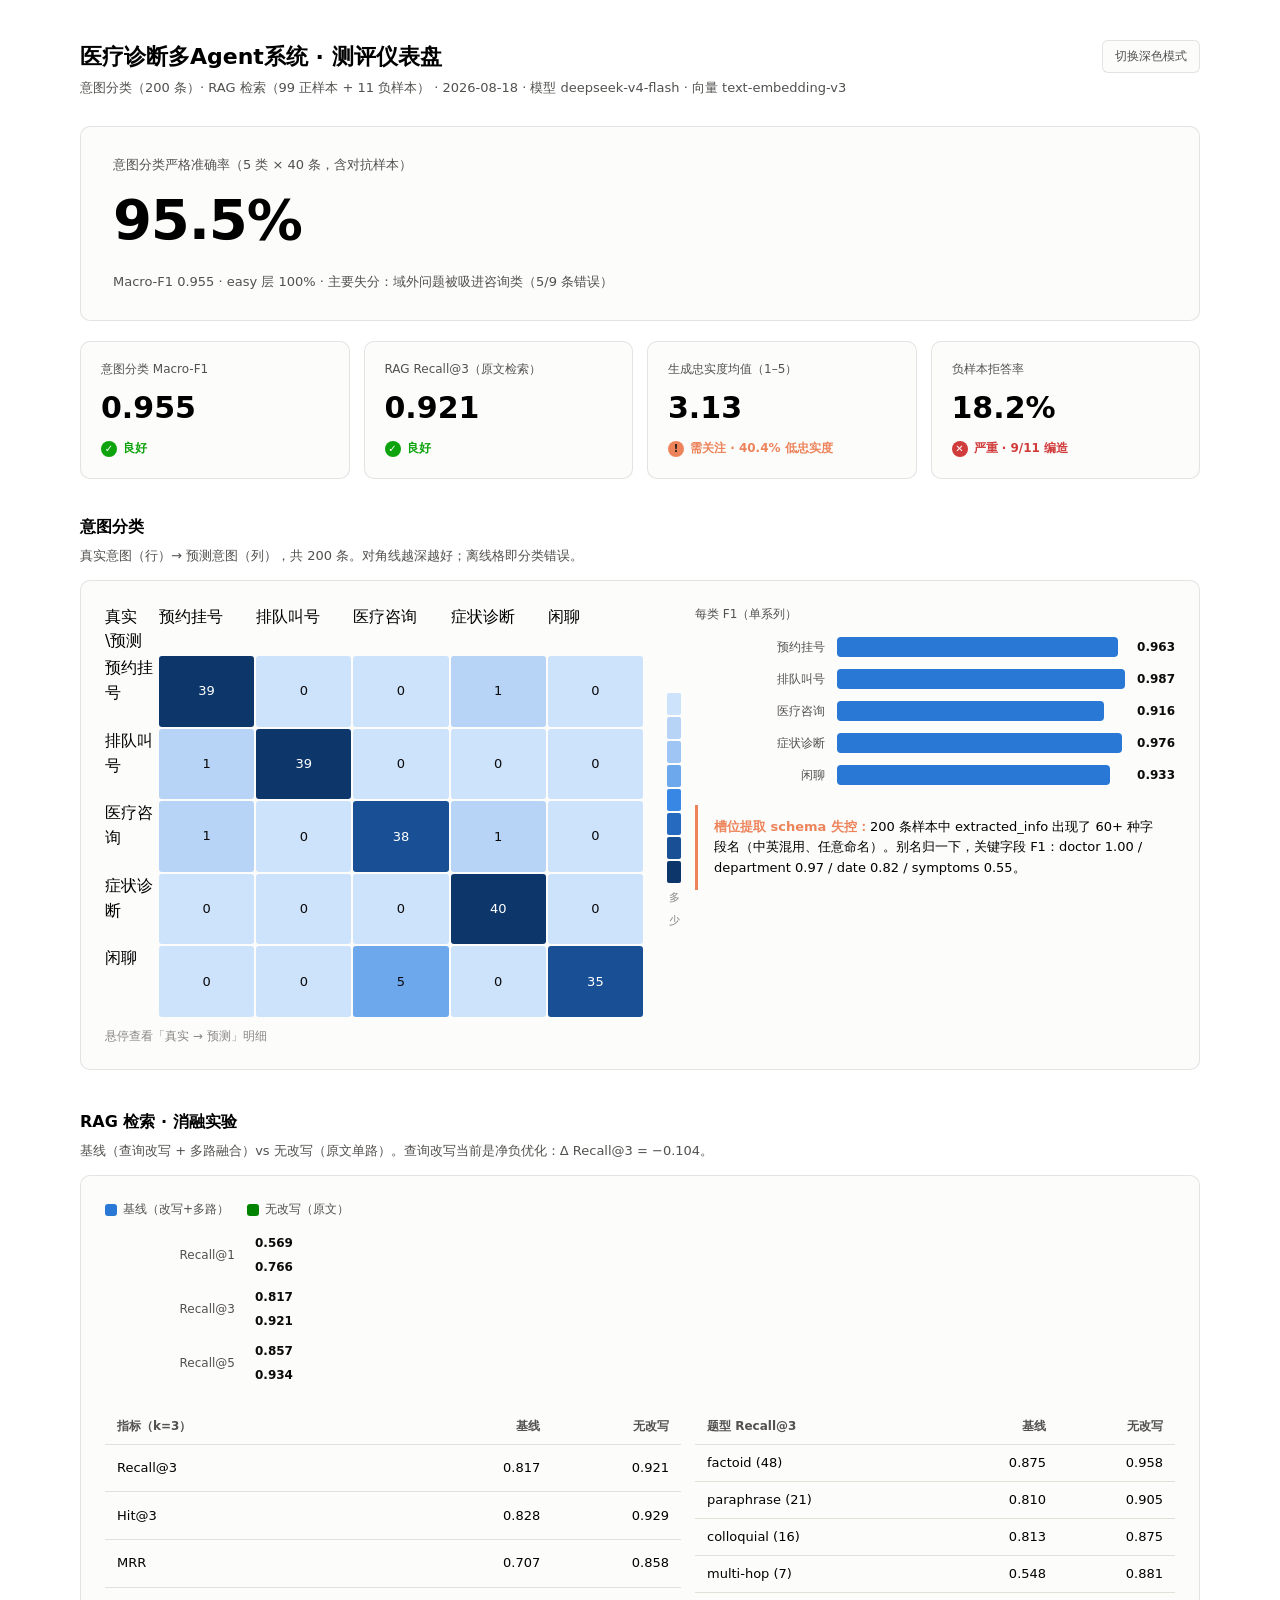
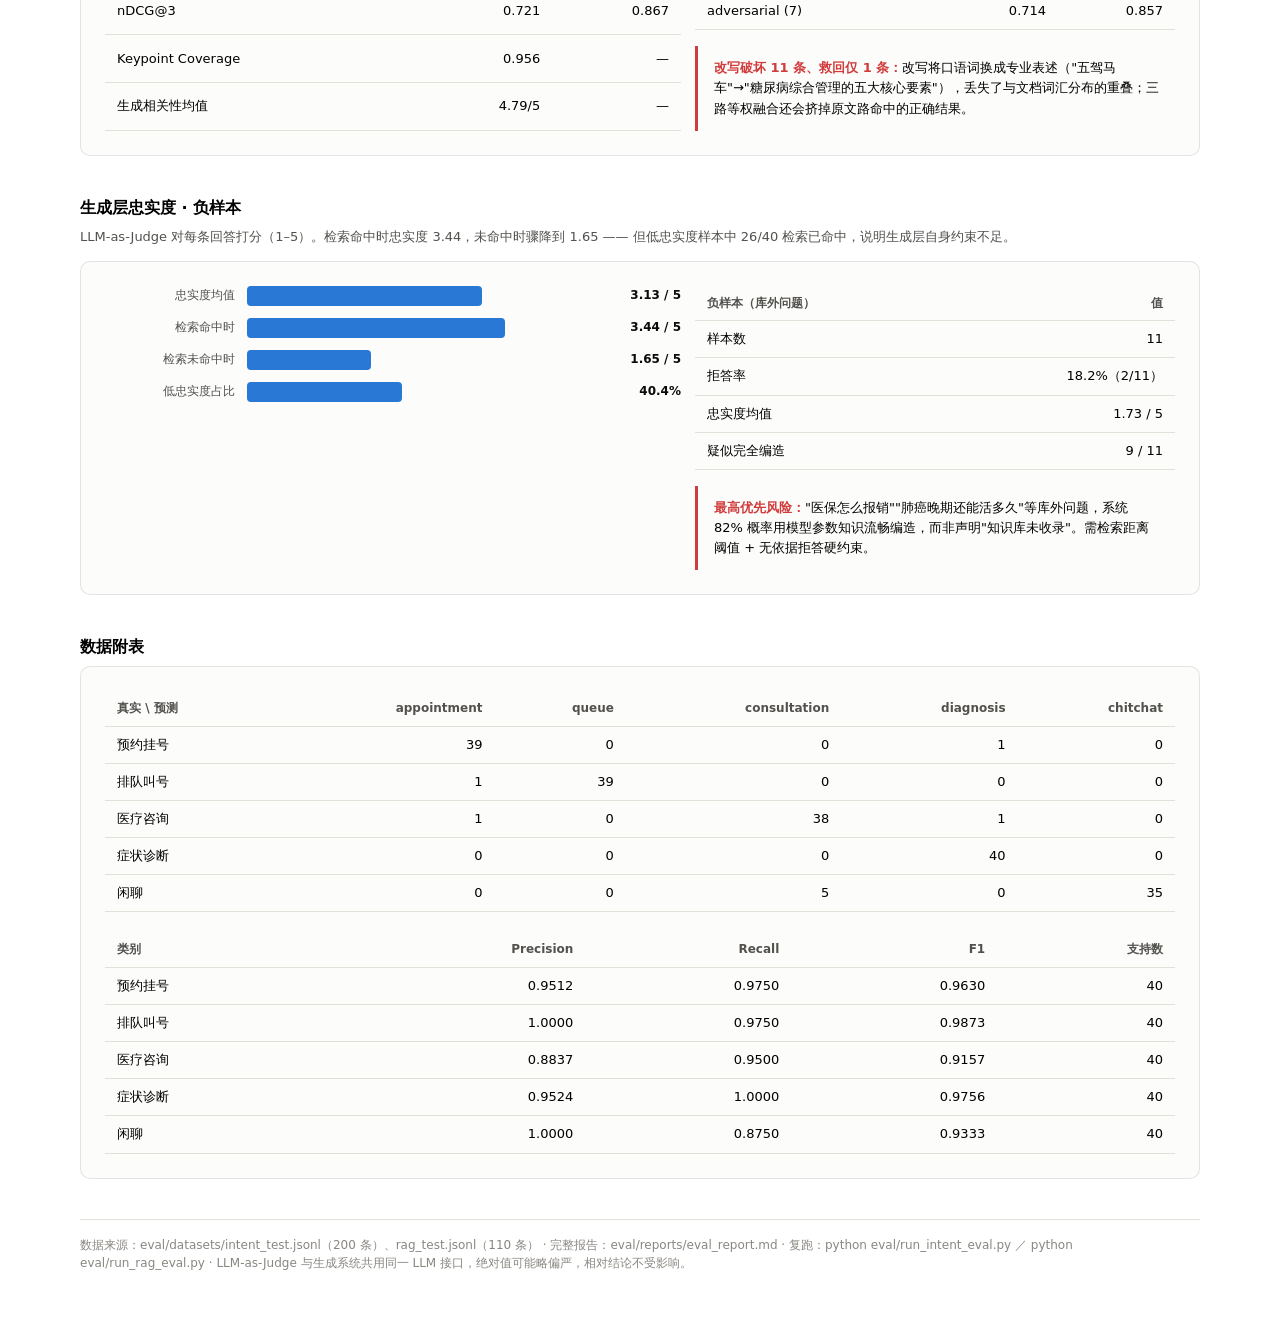
<file: eval/reports/dashboard.html>
<!DOCTYPE html>
<html lang="zh-CN">
<head>
<meta charset="UTF-8">
<meta name="viewport" content="width=device-width, initial-scale=1.0">
<title>医疗诊断多Agent系统 · 测评仪表盘</title>
<style>
  /* ---------- 设计令牌（dataviz 参考调色板） ---------- */
  .viz-root {
    color-scheme: light;
    --surface-1:      #fcfcfb;
    --page:           #f9f9f7;
    --ink-primary:    #0b0b0b;
    --ink-secondary:  #52514e;
    --ink-muted:      #898781;
    --grid:           #e1e0d9;
    --axis:           #c3c2b7;
    --border:         rgba(11,11,11,0.10);
    --series-1:       #2a78d6;   /* blue  */
    --series-2:       #008300;   /* green */
    --good:           #0ca30c;
    --warning:        #fab219;
    --serious:        #ec835a;
    --critical:       #d03b3b;
    --delta-good:     #006300;
  }
  @media (prefers-color-scheme: dark) {
    :root:where(:not([data-theme="light"])) .viz-root {
      color-scheme: dark;
      --surface-1:      #1a1a19;
      --page:           #0d0d0d;
      --ink-primary:    #ffffff;
      --ink-secondary:  #c3c2b7;
      --ink-muted:      #898781;
      --grid:           #2c2c2a;
      --axis:           #383835;
      --border:         rgba(255,255,255,0.10);
      --series-1:       #3987e5;
      --series-2:       #008300;
      --good:           #0ca30c;
      --warning:        #fab219;
      --serious:        #ec835a;
      --critical:       #d03b3b;
      --delta-good:     #0ca30c;
    }
  }
  :root[data-theme="dark"] .viz-root {
    color-scheme: dark;
    --surface-1:      #1a1a19;
    --page:           #0d0d0d;
    --ink-primary:    #ffffff;
    --ink-secondary:  #c3c2b7;
    --ink-muted:      #898781;
    --grid:           #2c2c2a;
    --axis:           #383835;
    --border:         rgba(255,255,255,0.10);
    --series-1:       #3987e5;
    --series-2:       #008300;
    --good:           #0ca30c;
    --warning:        #fab219;
    --serious:        #ec835a;
    --critical:       #d03b3b;
    --delta-good:     #0ca30c;
  }

  /* ---------- 基架 ---------- */
  * { box-sizing: border-box; margin: 0; padding: 0; }
  body {
    background: var(--page);
    color: var(--ink-primary);
    font-family: system-ui, -apple-system, "Segoe UI", "Microsoft YaHei", sans-serif;
    line-height: 1.55;
    padding: 40px 24px 64px;
  }
  .viz-root { max-width: 1120px; margin: 0 auto; }

  header { display: flex; justify-content: space-between; align-items: flex-start; gap: 16px; margin-bottom: 28px; }
  header h1 { font-size: 22px; font-weight: 650; }
  header .sub { color: var(--ink-secondary); font-size: 13px; margin-top: 4px; }
  #themeToggle {
    font: inherit; font-size: 12px; color: var(--ink-secondary);
    background: var(--surface-1); border: 1px solid var(--border);
    border-radius: 6px; padding: 6px 12px; cursor: pointer; flex-shrink: 0;
  }

  .hero {
    background: var(--surface-1); border: 1px solid var(--border); border-radius: 10px;
    padding: 28px 32px; margin-bottom: 20px;
  }
  .hero .label { font-size: 13px; color: var(--ink-secondary); }
  .hero .value { font-size: 56px; font-weight: 650; letter-spacing: -0.02em; margin-top: 2px; }
  .hero .note { font-size: 13px; color: var(--ink-secondary); margin-top: 8px; }

  .kpis { display: grid; grid-template-columns: repeat(auto-fit, minmax(230px, 1fr)); gap: 14px; margin-bottom: 36px; }
  .kpi {
    background: var(--surface-1); border: 1px solid var(--border); border-radius: 10px;
    padding: 18px 20px;
  }
  .kpi .label { font-size: 12px; color: var(--ink-secondary); }
  .kpi .value { font-size: 30px; font-weight: 650; margin-top: 6px; }
  .kpi .status { display: inline-flex; align-items: center; gap: 6px; font-size: 12px; margin-top: 8px; font-weight: 600; }
  .status .icon { display: inline-grid; place-items: center; width: 16px; height: 16px; border-radius: 50%; font-size: 10px; color: #fff; flex-shrink: 0; }
  .status.good    .icon { background: var(--good); }
  .status.warning .icon { background: var(--warning); color: #1a1a19; }
  .status.serious .icon { background: var(--serious); color: #1a1a19; }
  .status.critical .icon { background: var(--critical); }
  .status.good    { color: var(--good); }
  .status.warning { color: var(--warning); }
  .status.serious { color: var(--serious); }
  .status.critical{ color: var(--critical); }
  @media (prefers-color-scheme: dark) { :root:where(:not([data-theme="light"])) .viz-root .status.serious, :root:where(:not([data-theme="light"])) .viz-root .status.warning { color: var(--ink-primary); } }
  :root[data-theme="dark"] .viz-root .status.serious, :root[data-theme="dark"] .viz-root .status.warning { color: var(--ink-primary); }

  section { margin-bottom: 40px; }
  section h2 { font-size: 16px; font-weight: 650; margin-bottom: 6px; }
  section .desc { font-size: 13px; color: var(--ink-secondary); margin-bottom: 14px; }
  .panel { background: var(--surface-1); border: 1px solid var(--border); border-radius: 10px; padding: 24px; }

  .grid-2 { display: grid; grid-template-columns: minmax(0, 1.2fr) minmax(0, 1fr); gap: 14px; }
  @media (max-width: 860px) { .grid-2 { grid-template-columns: 1fr; } }

  /* ---------- 热力图 ---------- */
  .heatmap-wrap { display: flex; gap: 18px; align-items: center; }
  .heatmap { display: grid; gap: 2px; flex: 1; }                 /* 2px 表面间隙 */
  .hm-cell {
    aspect-ratio: 1.35; min-width: 52px; display: grid; place-items: center;
    border-radius: 3px; font-size: 13px; cursor: default; position: relative;
  }
  .hm-cell.c0 { background: var(--hm-0); color: var(--hm-fg-ink); }
  .hm-cell.c1 { background: var(--hm-1); color: var(--hm-fg-ink); }
  .hm-cell.c2 { background: var(--hm-2); color: var(--hm-fg-ink); }
  .hm-cell.c3 { background: var(--hm-3); color: var(--hm-fg-ink); }
  .hm-cell.c4 { background: var(--hm-4); color: var(--hm-fg-white); }
  .hm-cell.c5 { background: var(--hm-5); color: var(--hm-fg-white); }
  .hm-cell.c6 { background: var(--hm-6); color: var(--hm-fg-white); }
  .hm-cell.c7 { background: var(--hm-7); color: var(--hm-fg-white); }
  .hm-cell:hover { outline: 2px solid var(--series-1); outline-offset: 1px; }
  .hm-axis { display: grid; gap: 2px; }
  .hm-axis .tick { aspect-ratio: 1.35; display: grid; place-items: center; font-size: 11px; color: var(--ink-muted); min-width: 52px; }
  .hm-axis.col { grid-auto-flow: column; }
  .hm-legend { display: flex; flex-direction: column; align-items: center; gap: 6px; font-size: 11px; color: var(--ink-muted); margin-left: 6px; }
  .hm-legend .ramp { display: flex; flex-direction: column-reverse; gap: 2px; }
  .hm-legend .step { width: 14px; height: 22px; border-radius: 2px; }
  .viz-root .hm-legend .s7 { background: var(--hm-7); } .viz-root .hm-legend .s6 { background: var(--hm-6); }
  .viz-root .hm-legend .s5 { background: var(--hm-5); } .viz-root .hm-legend .s4 { background: var(--hm-4); }
  .viz-root .hm-legend .s3 { background: var(--hm-3); } .viz-root .hm-legend .s2 { background: var(--hm-2); }
  .viz-root .hm-legend .s1 { background: var(--hm-1); } .viz-root .hm-legend .s0 { background: var(--hm-0); }
  /* 蓝色序贯渐变（亮色：深=大；暗色：亮=大），近零值向表面退缩 */
  .viz-root {
    --hm-0:#cde2fb; --hm-1:#b7d3f6; --hm-2:#9ec5f4; --hm-3:#6da7ec;
    --hm-4:#3987e5; --hm-5:#256abf; --hm-6:#184f95; --hm-7:#0d366b;
    --hm-fg-ink:#0b0b0b; --hm-fg-white:#ffffff;
  }
  @media (prefers-color-scheme: dark) {
    :root:where(:not([data-theme="light"])) .viz-root {
      --hm-0:#1d3a63; --hm-1:#24497d; --hm-2:#2e5c9b; --hm-3:#3987e5;
      --hm-4:#5598e7; --hm-5:#6da7ec; --hm-6:#86b6ef; --hm-7:#9ec5f4;
      --hm-fg-ink:#1a1a19; --hm-fg-white:#ffffff;
    }
  }
  :root[data-theme="dark"] .viz-root {
    --hm-0:#1d3a63; --hm-1:#24497d; --hm-2:#2e5c9b; --hm-3:#3987e5;
    --hm-4:#5598e7; --hm-5:#6da7ec; --hm-6:#86b6ef; --hm-7:#9ec5f4;
    --hm-fg-ink:#1a1a19; --hm-fg-white:#ffffff;
  }

  /* ---------- 条形图 ---------- */
  .bars { display: flex; flex-direction: column; gap: 12px; }
  .bar-row { display: grid; grid-template-columns: 130px 1fr; align-items: center; gap: 12px; }
  .bar-row .name { font-size: 12px; color: var(--ink-secondary); text-align: right; }
  .bar-track { height: 20px; position: relative; background: transparent; }
  .bar-fill {
    position: absolute; left: 0; top: 0; height: 20px; max-width: 100%;
    border-radius: 4px 4px 4px 4px;                 /* 圆角数据端 */
  }
  .bar-fill.series-1 { background: var(--series-1); }
  .bar-fill.series-2 { background: var(--series-2); }
  .bar-value { font-size: 12px; color: var(--ink-primary); font-weight: 600; margin-left: 8px; white-space: nowrap; }
  .bar-row .track-wrap { display: flex; align-items: center; flex: 1; }
  .bar-row .track-wrap .bar-track { flex: 1; }
  .legend { display: flex; gap: 18px; font-size: 12px; color: var(--ink-secondary); margin-bottom: 14px; }
  .legend .item { display: flex; align-items: center; gap: 6px; }
  .legend .swatch { width: 12px; height: 12px; border-radius: 3px; }
  .legend .swatch.series-1 { background: var(--series-1); }
  .legend .swatch.series-2 { background: var(--series-2); }

  .group-row { display: grid; grid-template-columns: 130px 1fr; gap: 12px; align-items: center; margin-bottom: 10px; }
  .group-row .name { font-size: 12px; color: var(--ink-secondary); text-align: right; }
  .group-bars { display: flex; flex-direction: column; gap: 4px; }
  .track-wrap { display: flex; align-items: center; flex: 1; }

  /* ---------- 提示框 / 表格 ---------- */
  #tooltip {
    position: fixed; pointer-events: none; z-index: 100;
    background: var(--surface-1); border: 1px solid var(--border); border-radius: 6px;
    padding: 8px 12px; font-size: 12px; box-shadow: 0 4px 16px rgba(0,0,0,0.12);
    opacity: 0; transition: opacity 0.08s; max-width: 300px;
  }
  table { width: 100%; border-collapse: collapse; font-size: 13px; }
  th, td { padding: 8px 12px; text-align: left; border-bottom: 1px solid var(--grid); }
  th { color: var(--ink-secondary); font-weight: 600; font-size: 12px; }
  td.num, th.num { text-align: right; font-variant-numeric: tabular-nums; }
  .callout { border-left: 3px solid var(--critical); background: var(--surface-1); padding: 12px 16px; border-radius: 0 8px 8px 0; font-size: 13px; margin-top: 16px; }
  .callout strong { color: var(--critical); }
  footer { font-size: 12px; color: var(--ink-muted); margin-top: 40px; border-top: 1px solid var(--grid); padding-top: 16px; }
</style>
</head>
<body>
<div class="viz-root">
  <header>
    <div>
      <h1>医疗诊断多Agent系统 · 测评仪表盘</h1>
      <div class="sub">意图分类（200 条）· RAG 检索（99 正样本 + 11 负样本） · 2026-08-18 · 模型 deepseek-v4-flash · 向量 text-embedding-v3</div>
    </div>
    <button id="themeToggle" type="button">切换深色模式</button>
  </header>

  <!-- 英雄数字 -->
  <div class="hero">
    <div class="label">意图分类严格准确率（5 类 × 40 条，含对抗样本）</div>
    <div class="value">95.5%</div>
    <div class="note">Macro-F1 0.955 · easy 层 100% · 主要失分：域外问题被吸进咨询类（5/9 条错误）</div>
  </div>

  <!-- KPI 行 -->
  <div class="kpis">
    <div class="kpi">
      <div class="label">意图分类 Macro-F1</div>
      <div class="value">0.955</div>
      <span class="status good"><span class="icon">✓</span>良好</span>
    </div>
    <div class="kpi">
      <div class="label">RAG Recall@3（原文检索）</div>
      <div class="value">0.921</div>
      <span class="status good"><span class="icon">✓</span>良好</span>
    </div>
    <div class="kpi">
      <div class="label">生成忠实度均值（1–5）</div>
      <div class="value">3.13</div>
      <span class="status serious"><span class="icon">!</span>需关注 · 40.4% 低忠实度</span>
    </div>
    <div class="kpi">
      <div class="label">负样本拒答率</div>
      <div class="value">18.2%</div>
      <span class="status critical"><span class="icon">✕</span>严重 · 9/11 编造</span>
    </div>
  </div>

  <!-- 意图分类 -->
  <section>
    <h2>意图分类</h2>
    <div class="desc">真实意图（行）→ 预测意图（列），共 200 条。对角线越深越好；离线格即分类错误。</div>
    <div class="panel grid-2">
      <div>
        <div class="heatmap-wrap">
          <div class="heatmap" id="heatmap" style="grid-template-columns: 52px repeat(5, 1fr);"></div>
          <div class="hm-legend">
            <div class="ramp">
              <div class="step s7"></div><div class="step s6"></div><div class="step s5"></div><div class="step s4"></div>
              <div class="step s3"></div><div class="step s2"></div><div class="step s1"></div><div class="step s0"></div>
            </div>
            <div>多</div><div>少</div>
          </div>
        </div>
        <div style="font-size:12px;color:var(--ink-muted);margin-top:10px;">悬停查看「真实 → 预测」明细</div>
      </div>
      <div>
        <div class="legend"><span class="item">每类 F1（单系列）</span></div>
        <div class="bars" id="f1bars"></div>
        <div class="callout" style="border-left-color: var(--serious); margin-top: 20px;">
          <strong style="color: var(--serious);">槽位提取 schema 失控：</strong>200 条样本中 extracted_info 出现了 60+ 种字段名（中英混用、任意命名）。别名归一下，关键字段 F1：doctor 1.00 / department 0.97 / date 0.82 / symptoms 0.55。
        </div>
      </div>
    </div>
  </section>

  <!-- RAG 检索 -->
  <section>
    <h2>RAG 检索 · 消融实验</h2>
    <div class="desc">基线（查询改写 + 多路融合）vs 无改写（原文单路）。查询改写当前是净负优化：Δ Recall@3 = −0.104。</div>
    <div class="panel">
      <div class="legend">
        <span class="item"><span class="swatch series-1"></span>基线（改写+多路）</span>
        <span class="item"><span class="swatch series-2"></span>无改写（原文）</span>
      </div>
      <div class="group-row">
        <div class="name">Recall@1</div>
        <div class="group-bars">
          <div class="track-wrap"><div class="bar-track"><div class="bar-fill series-1" style="width:56.9%"></div></div><span class="bar-value">0.569</span></div>
          <div class="track-wrap"><div class="bar-track"><div class="bar-fill series-2" style="width:76.6%"></div></div><span class="bar-value">0.766</span></div>
        </div>
      </div>
      <div class="group-row">
        <div class="name">Recall@3</div>
        <div class="group-bars">
          <div class="track-wrap"><div class="bar-track"><div class="bar-fill series-1" style="width:81.7%"></div></div><span class="bar-value">0.817</span></div>
          <div class="track-wrap"><div class="bar-track"><div class="bar-fill series-2" style="width:92.1%"></div></div><span class="bar-value">0.921</span></div>
        </div>
      </div>
      <div class="group-row">
        <div class="name">Recall@5</div>
        <div class="group-bars">
          <div class="track-wrap"><div class="bar-track"><div class="bar-fill series-1" style="width:85.7%"></div></div><span class="bar-value">0.857</span></div>
          <div class="track-wrap"><div class="bar-track"><div class="bar-fill series-2" style="width:93.4%"></div></div><span class="bar-value">0.934</span></div>
        </div>
      </div>

      <div class="grid-2" style="margin-top: 24px;">
        <table>
          <thead><tr><th>指标（k=3）</th><th class="num">基线</th><th class="num">无改写</th></tr></thead>
          <tbody>
            <tr><td>Recall@3</td><td class="num">0.817</td><td class="num">0.921</td></tr>
            <tr><td>Hit@3</td><td class="num">0.828</td><td class="num">0.929</td></tr>
            <tr><td>MRR</td><td class="num">0.707</td><td class="num">0.858</td></tr>
            <tr><td>nDCG@3</td><td class="num">0.721</td><td class="num">0.867</td></tr>
            <tr><td>Keypoint Coverage</td><td class="num">0.956</td><td class="num">—</td></tr>
            <tr><td>生成相关性均值</td><td class="num">4.79/5</td><td class="num">—</td></tr>
          </tbody>
        </table>
        <div>
          <table>
            <thead><tr><th>题型 Recall@3</th><th class="num">基线</th><th class="num">无改写</th></tr></thead>
            <tbody>
              <tr><td>factoid (48)</td><td class="num">0.875</td><td class="num">0.958</td></tr>
              <tr><td>paraphrase (21)</td><td class="num">0.810</td><td class="num">0.905</td></tr>
              <tr><td>colloquial (16)</td><td class="num">0.813</td><td class="num">0.875</td></tr>
              <tr><td>multi-hop (7)</td><td class="num">0.548</td><td class="num">0.881</td></tr>
              <tr><td>adversarial (7)</td><td class="num">0.714</td><td class="num">0.857</td></tr>
            </tbody>
          </table>
          <div class="callout">
            <strong>改写破坏 11 条、救回仅 1 条：</strong>改写将口语词换成专业表述（"五驾马车"→"糖尿病综合管理的五大核心要素"），丢失了与文档词汇分布的重叠；三路等权融合还会挤掉原文路命中的正确结果。
          </div>
        </div>
      </div>
    </div>
  </section>

  <!-- 生成层与负样本 -->
  <section>
    <h2>生成层忠实度 · 负样本</h2>
    <div class="desc">LLM-as-Judge 对每条回答打分（1–5）。检索命中时忠实度 3.44，未命中时骤降到 1.65 —— 但低忠实度样本中 26/40 检索已命中，说明生成层自身约束不足。</div>
    <div class="panel grid-2">
      <div>
        <div class="bars" id="faithBars"></div>
      </div>
      <div>
        <table>
          <thead><tr><th>负样本（库外问题）</th><th class="num">值</th></tr></thead>
          <tbody>
            <tr><td>样本数</td><td class="num">11</td></tr>
            <tr><td>拒答率</td><td class="num">18.2%（2/11）</td></tr>
            <tr><td>忠实度均值</td><td class="num">1.73 / 5</td></tr>
            <tr><td>疑似完全编造</td><td class="num">9 / 11</td></tr>
          </tbody>
        </table>
        <div class="callout">
          <strong>最高优先风险：</strong>"医保怎么报销""肺癌晚期还能活多久"等库外问题，系统 82% 概率用模型参数知识流畅编造，而非声明"知识库未收录"。需检索距离阈值 + 无依据拒答硬约束。
        </div>
      </div>
    </div>
  </section>

  <!-- 表格视图（可访问性） -->
  <section>
    <h2>数据附表</h2>
    <div class="panel">
      <table>
        <thead><tr><th>真实 \ 预测</th><th class="num">appointment</th><th class="num">queue</th><th class="num">consultation</th><th class="num">diagnosis</th><th class="num">chitchat</th></tr></thead>
        <tbody id="cmTable"></tbody>
      </table>
      <table style="margin-top: 20px;">
        <thead><tr><th>类别</th><th class="num">Precision</th><th class="num">Recall</th><th class="num">F1</th><th class="num">支持数</th></tr></thead>
        <tbody id="pcTable"></tbody>
      </table>
    </div>
  </section>

  <footer>
    数据来源：eval/datasets/intent_test.jsonl（200 条）、rag_test.jsonl（110 条） · 完整报告：eval/reports/eval_report.md ·
    复跑：python eval/run_intent_eval.py ／ python eval/run_rag_eval.py ·
    LLM-as-Judge 与生成系统共用同一 LLM 接口，绝对值可能略偏严，相对结论不受影响。
  </footer>
</div>

<div id="tooltip"></div>

<script>
(function () {
  "use strict";
  // ---------- 数据 ----------
  const LABELS = ["appointment", "queue", "consultation", "diagnosis", "chitchat"];
  const LABELS_ZH = ["预约挂号", "排队叫号", "医疗咨询", "症状诊断", "闲聊"];
  const CM = [
    [39, 0, 0, 1, 0],
    [1, 39, 0, 0, 0],
    [1, 0, 38, 1, 0],
    [0, 0, 0, 40, 0],
    [0, 0, 5, 0, 35],
  ];
  const PER_CLASS = {
    appointment: {p:0.9512, r:0.9750, f1:0.9630},
    queue:       {p:1.0000, r:0.9750, f1:0.9873},
    consultation:{p:0.8837, r:0.9500, f1:0.9157},
    diagnosis:   {p:0.9524, r:1.0000, f1:0.9756},
    chitchat:    {p:1.0000, r:0.8750, f1:0.9333},
  };
  // 忠实度分组条形（单系列）
  const FAITH_BARS = [
    { name: "忠实度均值", value: 3.13, max: 5, display: "3.13 / 5" },
    { name: "检索命中时", value: 3.44, max: 5, display: "3.44 / 5" },
    { name: "检索未命中时", value: 1.65, max: 5, display: "1.65 / 5" },
    { name: "低忠实度占比", value: 40.4, max: 100, display: "40.4%" },
  ];

  // ---------- 热力图 ----------
  function heatBucket(v) {
    if (v === 0) return 0;
    if (v <= 2) return 1;
    if (v <= 4) return 2;
    if (v <= 9) return 3;
    if (v <= 19) return 4;
    if (v <= 29) return 5;
    if (v <= 38) return 6;
    return 7;
  }
  const hm = document.getElementById("heatmap");
  hm.innerHTML = "";
  // 表头行（预测标签，旋转？不，短标签即可）
  const corner = document.createElement("div");
  corner.className = "hm-axis tick";
  corner.style.gridColumn = "1";
  corner.textContent = "真实\\预测";
  hm.appendChild(corner);
  LABELS_ZH.forEach(function (l) {
    const t = document.createElement("div");
    t.className = "hm-axis tick col";
    t.textContent = l;
    hm.appendChild(t);
  });
  CM.forEach(function (row, i) {
    const rt = document.createElement("div");
    rt.className = "hm-axis tick";
    rt.textContent = LABELS_ZH[i];
    hm.appendChild(rt);
    row.forEach(function (v, j) {
      const c = document.createElement("div");
      c.className = "hm-cell c" + heatBucket(v);
      c.textContent = v;
      c.setAttribute("aria-label", "真实 " + LABELS_ZH[i] + " → 预测 " + LABELS_ZH[j] + "：" + v + " 条");
      c.addEventListener("mouseenter", function (e) {
        const tip = document.getElementById("tooltip");
        tip.innerHTML = "<strong>" + LABELS_ZH[i] + " → " + LABELS_ZH[j] + "</strong><br>" +
          (i === j ? "正确分类" : "误分类") + "：" + v + " 条";
        tip.style.opacity = 1;
      });
      c.addEventListener("mousemove", function (e) {
        const tip = document.getElementById("tooltip");
        tip.style.left = Math.min(e.clientX + 14, window.innerWidth - 240) + "px";
        tip.style.top = (e.clientY + 14) + "px";
      });
      c.addEventListener("mouseleave", function () {
        document.getElementById("tooltip").style.opacity = 0;
      });
      hm.appendChild(c);
    });
  });

  // ---------- 每类 F1 条形 ----------
  const f1bars = document.getElementById("f1bars");
  LABELS.forEach(function (label, i) {
    const v = PER_CLASS[label].f1;
    const row = document.createElement("div");
    row.className = "bar-row";
    row.innerHTML =
      '<div class="name">' + LABELS_ZH[i] + "</div>" +
      '<div class="track-wrap"><div class="bar-track">' +
      '<div class="bar-fill series-1" style="width:' + (v * 100) + '%"></div>' +
      "</div>" +
      '<span class="bar-value">' + v.toFixed(3) + "</span></div>";
    f1bars.appendChild(row);
  });

  // ---------- 忠实度条形 ----------
  const fbars = document.getElementById("faithBars");
  FAITH_BARS.forEach(function (b) {
    const row = document.createElement("div");
    row.className = "bar-row";
    row.innerHTML =
      '<div class="name">' + b.name + "</div>" +
      '<div class="track-wrap"><div class="bar-track">' +
      '<div class="bar-fill series-1" style="width:' + (b.value / b.max * 100) + '%"></div>' +
      "</div>" +
      '<span class="bar-value">' + b.display + "</span></div>";
    fbars.appendChild(row);
  });

  // ---------- 附表：混淆矩阵数值 ----------
  const cmTable = document.getElementById("cmTable");
  LABELS.forEach(function (label, i) {
    const tr = document.createElement("tr");
    let html = "<td>" + LABELS_ZH[i] + "</td>";
    CM[i].forEach(function (v) { html += '<td class="num">' + v + "</td>"; });
    tr.innerHTML = html;
    cmTable.appendChild(tr);
  });
  const pcTable = document.getElementById("pcTable");
  LABELS.forEach(function (label, i) {
    const m = PER_CLASS[label];
    const tr = document.createElement("tr");
    tr.innerHTML = "<td>" + LABELS_ZH[i] + "</td>" +
      '<td class="num">' + m.p.toFixed(4) + "</td>" +
      '<td class="num">' + m.r.toFixed(4) + "</td>" +
      '<td class="num">' + m.f1.toFixed(4) + "</td>" +
      '<td class="num">40</td>';
    pcTable.appendChild(tr);
  });

  // ---------- 主题切换 ----------
  document.getElementById("themeToggle").addEventListener("click", function () {
    const root = document.documentElement;
    const prefersDark = window.matchMedia("(prefers-color-scheme: dark)").matches;
    const current = root.dataset.theme || (prefersDark ? "dark" : "light");
    root.dataset.theme = current === "dark" ? "light" : "dark";
  });
})();
</script>
</body>
</html>
</file>
